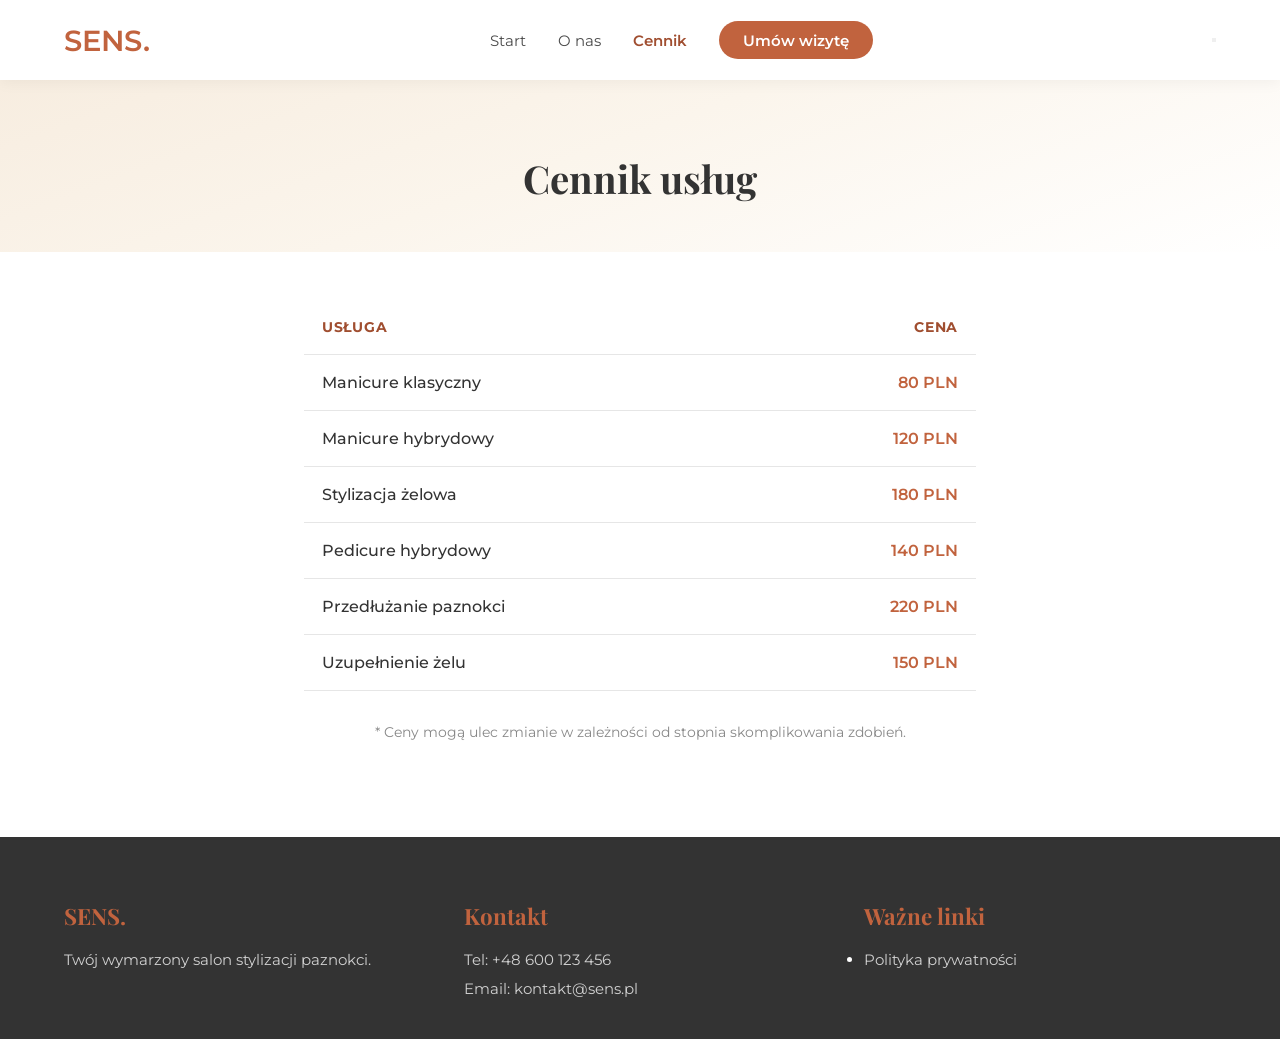
<file: cennik.html>
<!DOCTYPE html>
<html lang="pl">
<head>
    <meta charset="UTF-8">
    <meta name="viewport" content="width=device-width, initial-scale=1.0">
    <title>Cennik - SENS Salon Stylizacji Paznokci</title>

    <link href="https://fonts.googleapis.com/css2?family=Montserrat:wght@300;400;600&family=Playfair+Display:ital,wght@0,400;0,600;1,400&display=swap" rel="stylesheet">

    <style>
        :root {
            --primary: #c1633e;
            --primary-dark: #a04e30;
            --secondary: #f2e6d5;
            --dark: #333333;
            --light: #ffffff;
            --text: #4a4a4a;
            --line: rgba(51,51,51,0.12);
        }

        * { margin: 0; padding: 0; box-sizing: border-box; }
        body { font-family: 'Montserrat', sans-serif; color: var(--text); padding-top: 80px; background: var(--light); }
        h1, h2 { font-family: 'Playfair Display', serif; }
        a { text-decoration: none; color: inherit; }

        /* --- NAV --- */
        nav { position: fixed; top: 0; left: 0; width: 100%; height: 80px; background: var(--light); padding: 0 5%; display: flex; justify-content: space-between; align-items: center; box-shadow: 0 2px 15px rgba(0,0,0,0.05); z-index: 1000; }
        .logo { font-size: 1.8rem; font-weight: 600; color: var(--primary); }
        .nav-links { display: flex; list-style: none; gap: 2rem; align-items: center; }
        .nav-links a { font-weight: 400; font-size: 0.95rem; }
        .nav-links a.active { color: var(--primary-dark); font-weight: 600; }
        .nav-links .btn-book { background: var(--primary); color: var(--light); padding: 0.6rem 1.5rem; border-radius: 25px; font-weight: 600; }

        @media (max-width: 820px) {
            .hamburger { display: flex; }
            .nav-links { position: fixed; top: 80px; left: 0; width: 100%; flex-direction: column; background: var(--light); padding: 1.5rem 5%; gap: 1.2rem; box-shadow: 0 10px 20px rgba(0,0,0,0.08); transform: translateY(-150%); opacity: 0; transition: all 0.3s ease; pointer-events: none; }
            .nav-links.open { transform: translateY(0); opacity: 1; pointer-events: auto; }
        }

        /* --- CONTENT --- */
        .page-header { padding: 4.5rem 5% 3rem; text-align: center; background: linear-gradient(160deg, #f7ede0 0%, #fbf5ec 45%, var(--light) 100%); }
        .page-header h1 { font-size: 2.4rem; color: var(--dark); }

        .price-wrap { max-width: 800px; margin: 0 auto; padding: 3rem 5% 6rem; }
        .price-table { width: 100%; border-collapse: collapse; margin-bottom: 2rem; }
        .price-table th, .price-table td { padding: 18px; text-align: left; border-bottom: 1px solid var(--line); }
        .price-table th { color: var(--primary-dark); font-size: 0.9rem; text-transform: uppercase; letter-spacing: .05em; }
        .price-table td { color: var(--dark); font-weight: 500; }
        .price-table .price { text-align: right; color: var(--primary); font-weight: 600; }

        /* --- FOOTER --- */
        .footer { background-color: var(--dark); color: var(--light); padding: 4rem 5% 2rem; }
        .footer-container { display: grid; grid-template-columns: repeat(auto-fit, minmax(250px, 1fr)); gap: 3rem; max-width: 1200px; margin: 0 auto; }
        .footer-col h3 { font-size: 1.4rem; color: var(--primary); margin-bottom: 1.2rem; font-family: 'Playfair Display', serif; }
        .footer-col p, .footer-col a { color: #d1d1d1; font-size: 0.95rem; margin-bottom: 0.6rem; }
    </style>
</head>
<body>

    <nav>
        <a href="index.html" class="logo">SENS.</a>
        <ul class="nav-links" id="navLinks">
            <li><a href="index.html">Start</a></li>
            <li><a href="onas.html">O nas</a></li>
            <li><a href="cennik.html" class="active">Cennik</a></li>
            <li><a href="rezerwacje.html" class="btn-book">Umów wizytę</a></li>
        </ul>
        <button class="hamburger" id="hamburger"><span></span><span></span><span></span></button>
    </nav>

    <header class="page-header">
        <h1>Cennik usług</h1>
    </header>

    <section class="price-wrap">
        <table class="price-table">
            <thead>
                <tr>
                    <th>Usługa</th>
                    <th style="text-align:right">Cena</th>
                </tr>
            </thead>
            <tbody>
                <tr>
                    <td>Manicure klasyczny</td>
                    <td class="price">80 PLN</td>
                </tr>
                <tr>
                    <td>Manicure hybrydowy</td>
                    <td class="price">120 PLN</td>
                </tr>
                <tr>
                    <td>Stylizacja żelowa</td>
                    <td class="price">180 PLN</td>
                </tr>
                <tr>
                    <td>Pedicure hybrydowy</td>
                    <td class="price">140 PLN</td>
                </tr>
                <tr>
                    <td>Przedłużanie paznokci</td>
                    <td class="price">220 PLN</td>
                </tr>
                <tr>
                    <td>Uzupełnienie żelu</td>
                    <td class="price">150 PLN</td>
                </tr>
            </tbody>
        </table>
        <p style="font-size: 0.9rem; color: #888; text-align: center;">* Ceny mogą ulec zmianie w zależności od stopnia skomplikowania zdobień.</p>
    </section>

    <footer class="footer">
        <div class="footer-container">
            <div class="footer-col">
                <h3>SENS.</h3>
                <p>Twój wymarzony salon stylizacji paznokci.</p>
            </div>
            <div class="footer-col">
                <h3>Kontakt</h3>
                <p>Tel: +48 600 123 456</p>
                <p>Email: kontakt@sens.pl</p>
            </div>
            <div class="footer-col">
                <h3>Ważne linki</h3>
                <ul>
                    <li><a href="polityka.html">Polityka prywatności</a></li>
                </ul>
            </div>
        </div>
    </footer>

    <script>
        const hamburger = document.getElementById('hamburger');
        const navLinks = document.getElementById('navLinks');
        hamburger.addEventListener('click', () => { navLinks.classList.toggle('open'); });
    </script>
</body>
</html>
</file>
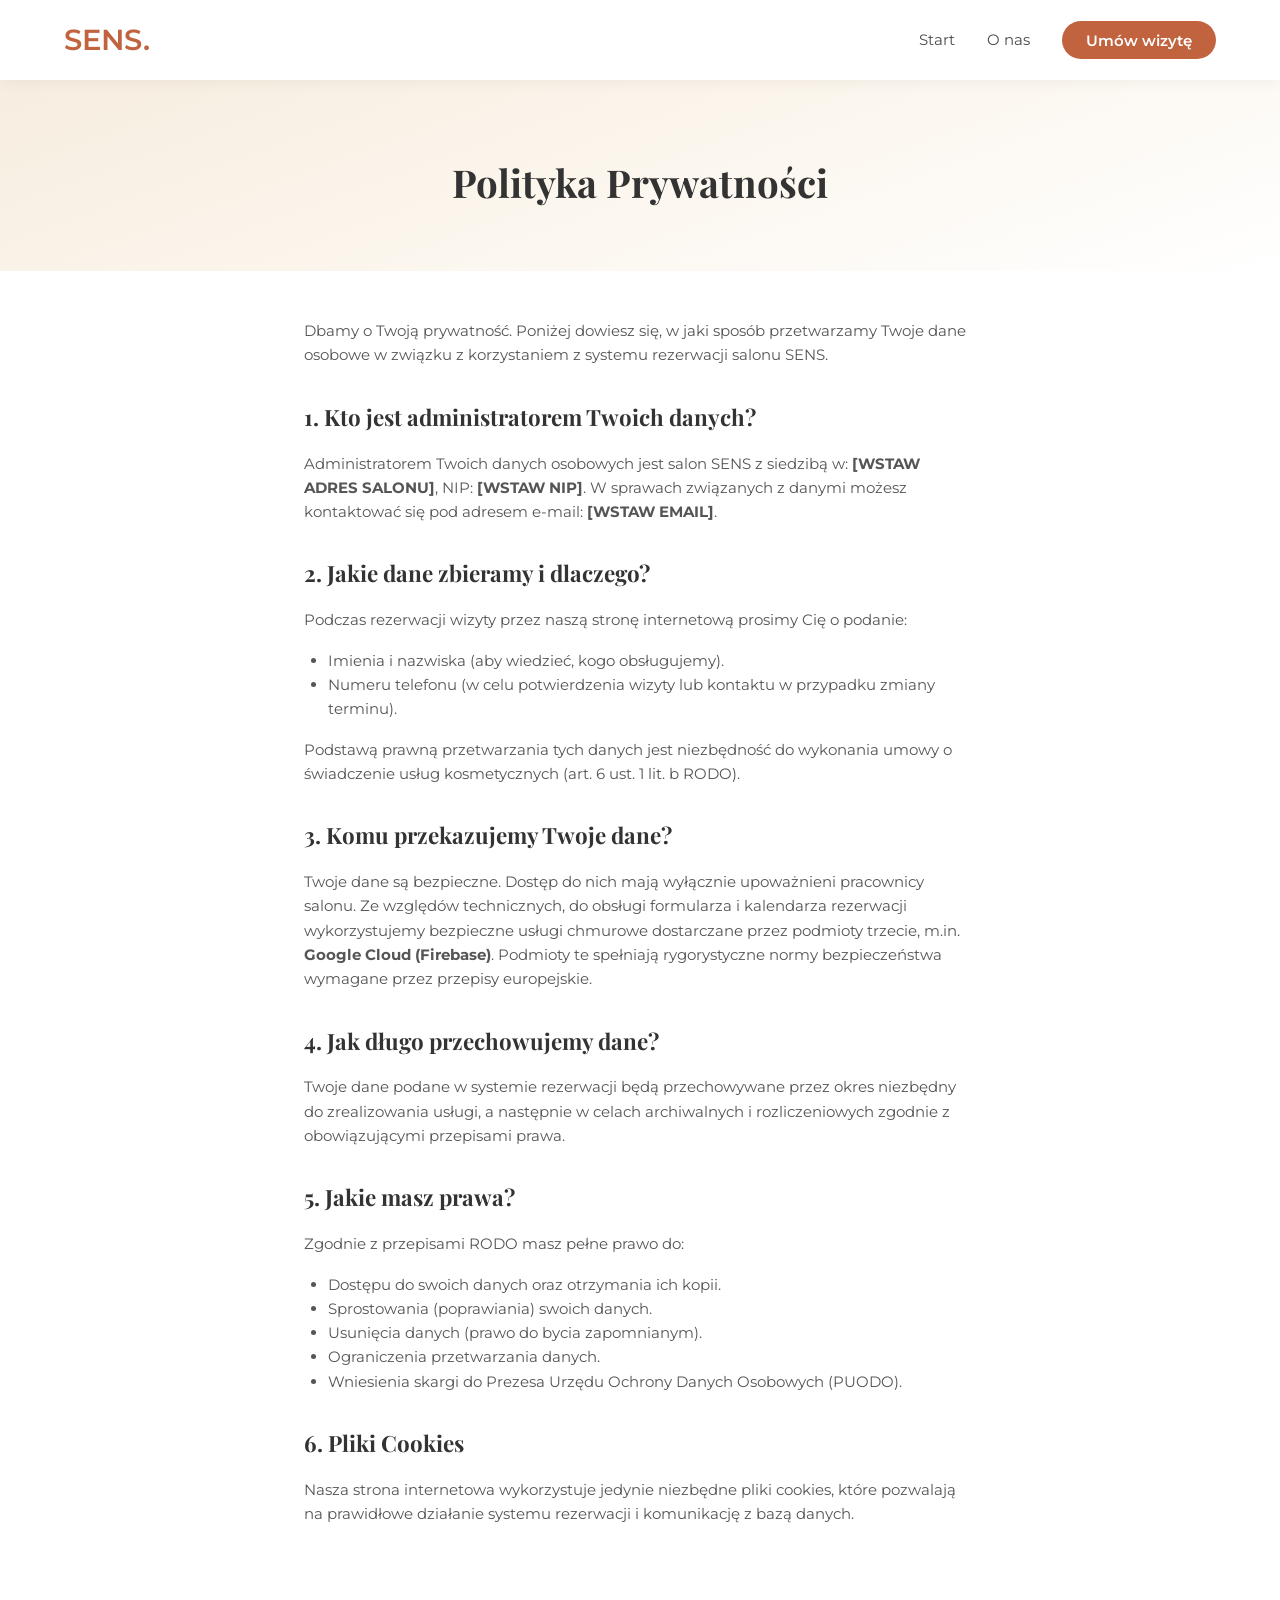
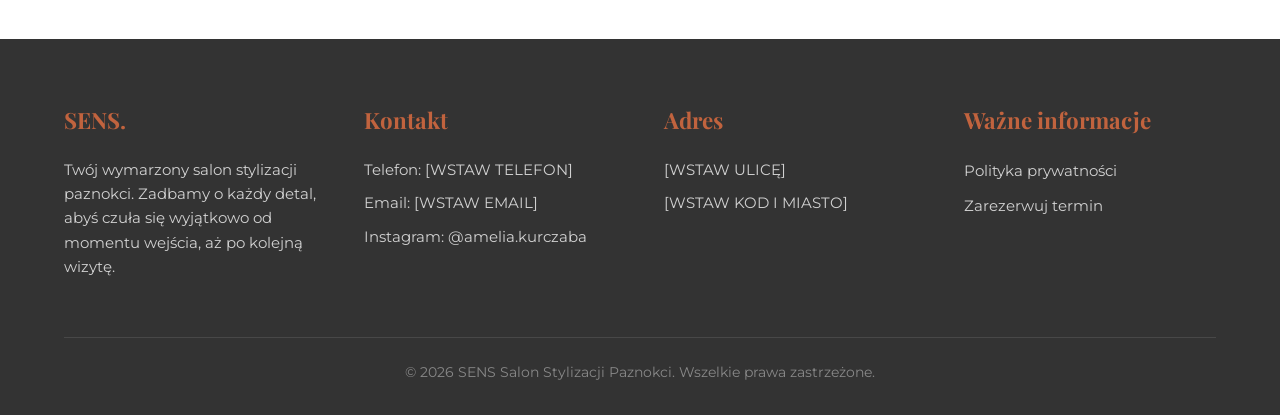
<file: polityka.html>
<!DOCTYPE html>
<html lang="pl">
<head>
    <meta charset="UTF-8">
    <meta name="viewport" content="width=device-width, initial-scale=1.0">
    <title>Polityka Prywatności - SENS Salon Stylizacji Paznokci</title>

    <link href="https://fonts.googleapis.com/css2?family=Montserrat:wght@300;400;600&family=Playfair+Display:ital,wght@0,400;0,600;1,400&display=swap" rel="stylesheet">

    <style>
        :root {
            --primary: #c1633e;
            --primary-dark: #a04e30;
            --secondary: #f2e6d5;
            --dark: #333333;
            --light: #ffffff;
            --text: #4a4a4a;
            --line: rgba(51,51,51,0.12);
        }

        * { margin: 0; padding: 0; box-sizing: border-box; }

        body {
            font-family: 'Montserrat', sans-serif;
            color: var(--text);
            line-height: 1.6;
            background-color: var(--light);
            padding-top: 80px;
        }

        h1, h2, h3, h4 { font-family: 'Playfair Display', serif; }
        a { text-decoration: none; color: inherit; }

        /* --- NAVBAR --- */
        nav {
            position: fixed; top: 0; left: 0; width: 100%; height: 80px;
            background: var(--light); padding: 0 5%; display: flex;
            justify-content: space-between; align-items: center;
            box-shadow: 0 2px 15px rgba(0,0,0,0.05); z-index: 1000;
        }
        .logo { font-size: 1.8rem; font-weight: 600; color: var(--primary); }
        .nav-links { display: flex; list-style: none; gap: 2rem; align-items: center; }
        .nav-links a { font-weight: 400; font-size: 0.95rem; transition: color 0.3s ease; }
        .nav-links a:hover { color: var(--primary); }
        .nav-links .btn-book {
            background: var(--primary); color: var(--light); padding: 0.6rem 1.5rem;
            border-radius: 25px; font-weight: 600; transition: background 0.3s ease;
        }
        .nav-links .btn-book:hover { background: var(--primary-dark); color: var(--light); }

        .hamburger {
            display: none; flex-direction: column; gap: 5px; background: none;
            border: none; cursor: pointer; padding: 8px; z-index: 1001;
        }
        .hamburger span { width: 26px; height: 2px; background: var(--dark); transition: all 0.3s ease; }
        .hamburger.open span:nth-child(1) { transform: translateY(7px) rotate(45deg); }
        .hamburger.open span:nth-child(2) { opacity: 0; }
        .hamburger.open span:nth-child(3) { transform: translateY(-7px) rotate(-45deg); }

        @media (max-width: 820px) {
            .hamburger { display: flex; }
            .nav-links {
                position: fixed; top: 80px; left: 0; width: 100%; flex-direction: column;
                align-items: flex-start; background: var(--light); padding: 1.5rem 5%; gap: 1.2rem;
                box-shadow: 0 10px 20px rgba(0,0,0,0.08); transform: translateY(-150%);
                opacity: 0; transition: all 0.3s ease; pointer-events: none;
            }
            .nav-links.open { transform: translateY(0); opacity: 1; pointer-events: auto; }
        }

        /* --- CONTENT --- */
        .page-header {
            padding: 4.5rem 5% 3rem; text-align: center;
            background: linear-gradient(160deg, #f7ede0 0%, #fbf5ec 45%, var(--light) 100%);
        }
        .page-header h1 { font-size: 2.4rem; color: var(--dark); margin-bottom: 0.6rem; }
        
        .legal-content {
            max-width: 800px;
            margin: 0 auto;
            padding: 3rem 5% 6rem;
        }
        .legal-content h2 {
            font-size: 1.4rem;
            color: var(--dark);
            margin: 2rem 0 1rem;
        }
        .legal-content p, .legal-content ul {
            margin-bottom: 1rem;
            color: #555;
            font-size: 0.95rem;
        }
        .legal-content ul {
            padding-left: 1.5rem;
        }

        /* --- FOOTER --- */
        .footer { background-color: var(--dark); color: var(--light); padding: 4rem 5% 2rem; }
        .footer-container { display: grid; grid-template-columns: repeat(auto-fit, minmax(250px, 1fr)); gap: 3rem; max-width: 1200px; margin: 0 auto; }
        .footer-col h3 { font-size: 1.4rem; color: var(--primary); margin-bottom: 1.2rem; font-family: 'Playfair Display', serif; }
        .footer-col p { color: #d1d1d1; font-size: 0.95rem; margin-bottom: 0.6rem; line-height: 1.6; }
        .footer-col ul { list-style: none; }
        .footer-col ul li { margin-bottom: 0.6rem; }
        .footer-col ul a { color: #d1d1d1; font-size: 0.95rem; transition: color 0.3s ease; }
        .footer-col ul a:hover { color: var(--primary); }
        .footer-bottom { margin-top: 3rem; padding-top: 1.5rem; border-top: 1px solid rgba(255, 255, 255, 0.1); text-align: center; font-size: 0.85rem; color: #888; }
    </style>
</head>
<body>

    <nav id="navbar">
        <a href="index.html" class="logo">SENS.</a>
        <ul class="nav-links" id="navLinks">
            <li><a href="index.html">Start</a></li>
            <li><a href="onas.html">O nas</a></li>
            <li><a href="rezerwacje.html" class="btn-book">Umów wizytę</a></li>
        </ul>
        <button class="hamburger" id="hamburger" aria-label="Otwórz menu" aria-expanded="false">
            <span></span><span></span><span></span>
        </button>
    </nav>

    <header class="page-header">
        <h1>Polityka Prywatności</h1>
    </header>

    <section class="legal-content">
        <p>Dbamy o Twoją prywatność. Poniżej dowiesz się, w jaki sposób przetwarzamy Twoje dane osobowe w związku z korzystaniem z systemu rezerwacji salonu SENS.</p>

        <h2>1. Kto jest administratorem Twoich danych?</h2>
        <p>Administratorem Twoich danych osobowych jest salon SENS z siedzibą w: <strong>[WSTAW ADRES SALONU]</strong>, NIP: <strong>[WSTAW NIP]</strong>. W sprawach związanych z danymi możesz kontaktować się pod adresem e-mail: <strong>[WSTAW EMAIL]</strong>.</p>

        <h2>2. Jakie dane zbieramy i dlaczego?</h2>
        <p>Podczas rezerwacji wizyty przez naszą stronę internetową prosimy Cię o podanie:</p>
        <ul>
            <li>Imienia i nazwiska (aby wiedzieć, kogo obsługujemy).</li>
            <li>Numeru telefonu (w celu potwierdzenia wizyty lub kontaktu w przypadku zmiany terminu).</li>
        </ul>
        <p>Podstawą prawną przetwarzania tych danych jest niezbędność do wykonania umowy o świadczenie usług kosmetycznych (art. 6 ust. 1 lit. b RODO).</p>

        <h2>3. Komu przekazujemy Twoje dane?</h2>
        <p>Twoje dane są bezpieczne. Dostęp do nich mają wyłącznie upoważnieni pracownicy salonu. Ze względów technicznych, do obsługi formularza i kalendarza rezerwacji wykorzystujemy bezpieczne usługi chmurowe dostarczane przez podmioty trzecie, m.in. <strong>Google Cloud (Firebase)</strong>. Podmioty te spełniają rygorystyczne normy bezpieczeństwa wymagane przez przepisy europejskie.</p>

        <h2>4. Jak długo przechowujemy dane?</h2>
        <p>Twoje dane podane w systemie rezerwacji będą przechowywane przez okres niezbędny do zrealizowania usługi, a następnie w celach archiwalnych i rozliczeniowych zgodnie z obowiązującymi przepisami prawa.</p>

        <h2>5. Jakie masz prawa?</h2>
        <p>Zgodnie z przepisami RODO masz pełne prawo do:</p>
        <ul>
            <li>Dostępu do swoich danych oraz otrzymania ich kopii.</li>
            <li>Sprostowania (poprawiania) swoich danych.</li>
            <li>Usunięcia danych (prawo do bycia zapomnianym).</li>
            <li>Ograniczenia przetwarzania danych.</li>
            <li>Wniesienia skargi do Prezesa Urzędu Ochrony Danych Osobowych (PUODO).</li>
        </ul>

        <h2>6. Pliki Cookies</h2>
        <p>Nasza strona internetowa wykorzystuje jedynie niezbędne pliki cookies, które pozwalają na prawidłowe działanie systemu rezerwacji i komunikację z bazą danych.</p>
    </section>

    <!-- STOPKA -->
    <footer class="footer">
        <div class="footer-container">
            <div class="footer-col">
                <h3>SENS.</h3>
                <p>Twój wymarzony salon stylizacji paznokci. Zadbamy o każdy detal, abyś czuła się wyjątkowo od momentu wejścia, aż po kolejną wizytę.</p>
            </div>
            <div class="footer-col">
                <h3>Kontakt</h3>
                <p>Telefon: [WSTAW TELEFON]</p>
                <p>Email: [WSTAW EMAIL]</p>
                <p>Instagram: @amelia.kurczaba</p>
            </div>
            <div class="footer-col">
                <h3>Adres</h3>
                <p>[WSTAW ULICĘ]</p>
                <p>[WSTAW KOD I MIASTO]</p>
            </div>
            <div class="footer-col">
                <h3>Ważne informacje</h3>
                <ul>
                    <li><a href="polityka.html">Polityka prywatności</a></li>
                    <li><a href="rezerwacje.html">Zarezerwuj termin</a></li>
                </ul>
            </div>
        </div>
        <div class="footer-bottom">
            <p>&copy; 2026 SENS Salon Stylizacji Paznokci. Wszelkie prawa zastrzeżone.</p>
        </div>
    </footer>

    <script>
        document.addEventListener('DOMContentLoaded', () => {
            const navbar = document.getElementById('navbar');
            window.addEventListener('scroll', () => {
                if (window.scrollY > 50) navbar.classList.add('scrolled');
                else navbar.classList.remove('scrolled');
            });

            const hamburger = document.getElementById('hamburger');
            const navLinks = document.getElementById('navLinks');

            hamburger.addEventListener('click', () => {
                const isOpen = navLinks.classList.toggle('open');
                hamburger.classList.toggle('open', isOpen);
                hamburger.setAttribute('aria-expanded', isOpen);
            });
        });
    </script>
</body>
</html>
</file>
